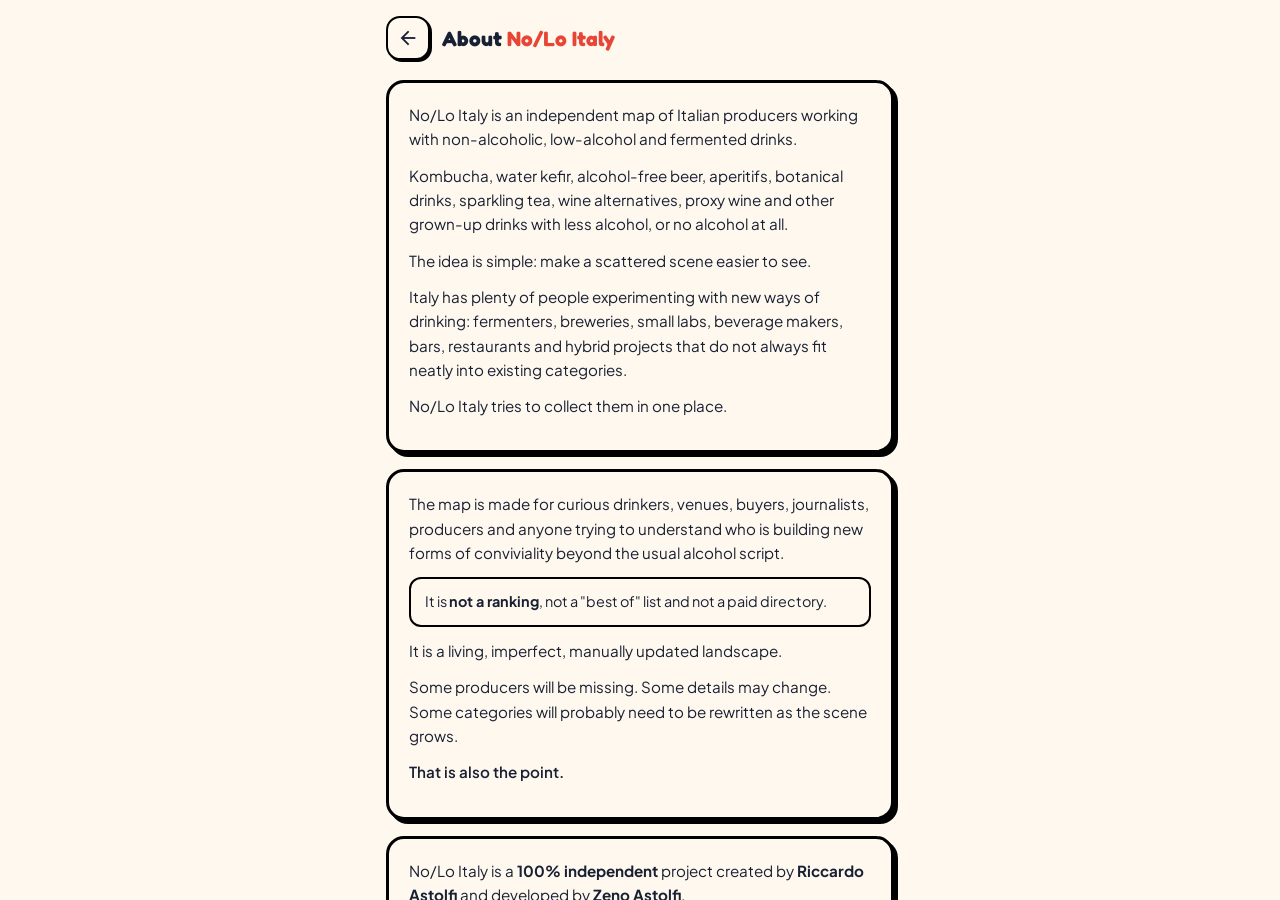
<file: chisiamo.html>
<!DOCTYPE html>
<html lang="en">
<head>
    <meta charset="UTF-8" />
    <meta name="viewport" content="width=device-width, initial-scale=1.0, maximum-scale=1.0, user-scalable=no, viewport-fit=cover" />
    <title>No/Lo Italy - About Us</title>
    <link href="https://fonts.googleapis.com/css2?family=Fredoka:wght@500;700&family=Plus+Jakarta+Sans:wght@600;800&display=swap" rel="stylesheet" />
    <link rel="stylesheet" href="https://fonts.googleapis.com/icon?family=Material+Icons" />
    <link rel="stylesheet" href="style.css" />
</head>
<!-- Google tag (gtag.js) -->
<script async src="https://www.googletagmanager.com/gtag/js?id=G-G14091LZVB"></script>
<script>
  window.dataLayer = window.dataLayer || [];
  function gtag(){dataLayer.push(arguments);}
  gtag('js', new Date());

  gtag('config', 'G-G14091LZVB');
</script>
<body>
    <div class="page-container">
        <div class="page-header">
            <a href="index.html" class="back-btn">
                <span class="material-icons">arrow_back</span>
            </a>
            <h1 id="pageTitle">About <span>No/Lo Italy</span></h1>
        </div>

        <div class="page-card">
            <p style="margin:0 0 12px; line-height:1.6; color:var(--text-ink);">
                No/Lo Italy is an independent map of Italian producers working with non-alcoholic, low-alcohol and fermented drinks.
            </p>
            <p style="margin:0 0 12px; line-height:1.6; color:var(--text-dim);">
                Kombucha, water kefir, alcohol-free beer, aperitifs, botanical drinks, sparkling tea, wine alternatives, proxy wine and other grown-up drinks with less alcohol, or no alcohol at all.
            </p>
            <p style="margin:0 0 12px; line-height:1.6; color:var(--text-dim);">
                The idea is simple: make a scattered scene easier to see.
            </p>
            <p style="margin:0 0 12px; line-height:1.6; color:var(--text-dim);">
                Italy has plenty of people experimenting with new ways of drinking: fermenters, breweries, small labs, beverage makers, bars, restaurants and hybrid projects that do not always fit neatly into existing categories.
            </p>
            <p style="margin:0 0 12px; line-height:1.6; color:var(--text-dim);">
                No/Lo Italy tries to collect them in one place.
            </p>
        </div>

        <div class="page-card">
            <p style="margin:0 0 12px; line-height:1.6; color:var(--text-dim);">
                The map is made for curious drinkers, venues, buyers, journalists, producers and anyone trying to understand who is building new forms of conviviality beyond the usual alcohol script.
            </p>
            <div style="background:var(--bg-paper); border:2px solid var(--border-ink); border-radius:12px; padding:12px 14px; margin:12px 0;">
                <p style="margin:0; font-size:0.9rem; line-height:1.5; color:var(--text-ink);">
                    It is <strong>not a ranking</strong>, not a "best of" list and not a paid directory.
                </p>
            </div>
            <p style="margin:0 0 12px; line-height:1.6; color:var(--text-dim);">
                It is a living, imperfect, manually updated landscape.
            </p>
            <p style="margin:0 0 12px; line-height:1.6; color:var(--text-dim);">
                Some producers will be missing. Some details may change. Some categories will probably need to be rewritten as the scene grows.
            </p>
            <p style="margin:0 0 12px; line-height:1.6; color:var(--text-ink); font-weight:600;">
                That is also the point.
            </p>
        </div>

        <div class="page-card">
            <p style="margin:0 0 12px; line-height:1.6; color:var(--text-dim);">
                No/Lo Italy is a <strong>100% independent</strong> project created by <strong>Riccardo Astolfi</strong> and developed by <strong>Zeno Astolfi</strong>.
            </p>
            <p style="margin:0 0 12px; line-height:1.6; color:var(--text-dim);">
                If you know a producer, a brand, a correction or a missing link, you can <a href="suggerisci.html" style="color:var(--accent-coral); font-weight:600;">suggest it</a>.
            </p>
        </div>

        <div class="page-card">
            <h2 id="contactTitle">📬 Contact</h2>
            <div class="support-options">
                <a href="mailto:info@noloitaly.com" class="support-btn primary" id="contactEmail">
                    <span class="material-icons">email</span> info@noloitaly.com
                </a>
                <a href="https://www.instagram.com/riccardoastolfi" target="_blank" class="support-btn" id="contactIg">
                    <span class="material-icons">photo_camera</span> @riccardoastolfi
                </a>
            </div>
        </div>

        <div style="text-align:center; padding:20px 0 8px; border-top:2px dashed #e2e8f0; margin-top:8px;">
            <p style="font-size:0.75rem; color:var(--text-dim); margin:4px 0;">
                No/Lo Italy<br />
                Made in Italy, somewhere between maps, fermentation and too many open tabs.
            </p>
            <p style="font-size:0.7rem; color:var(--text-dim); margin:4px 0; font-weight:600;">© Zeno Astolfi 2026</p>
        </div>
    </div>

    <script src="script.js"></script>
</body>
</html>
</file>
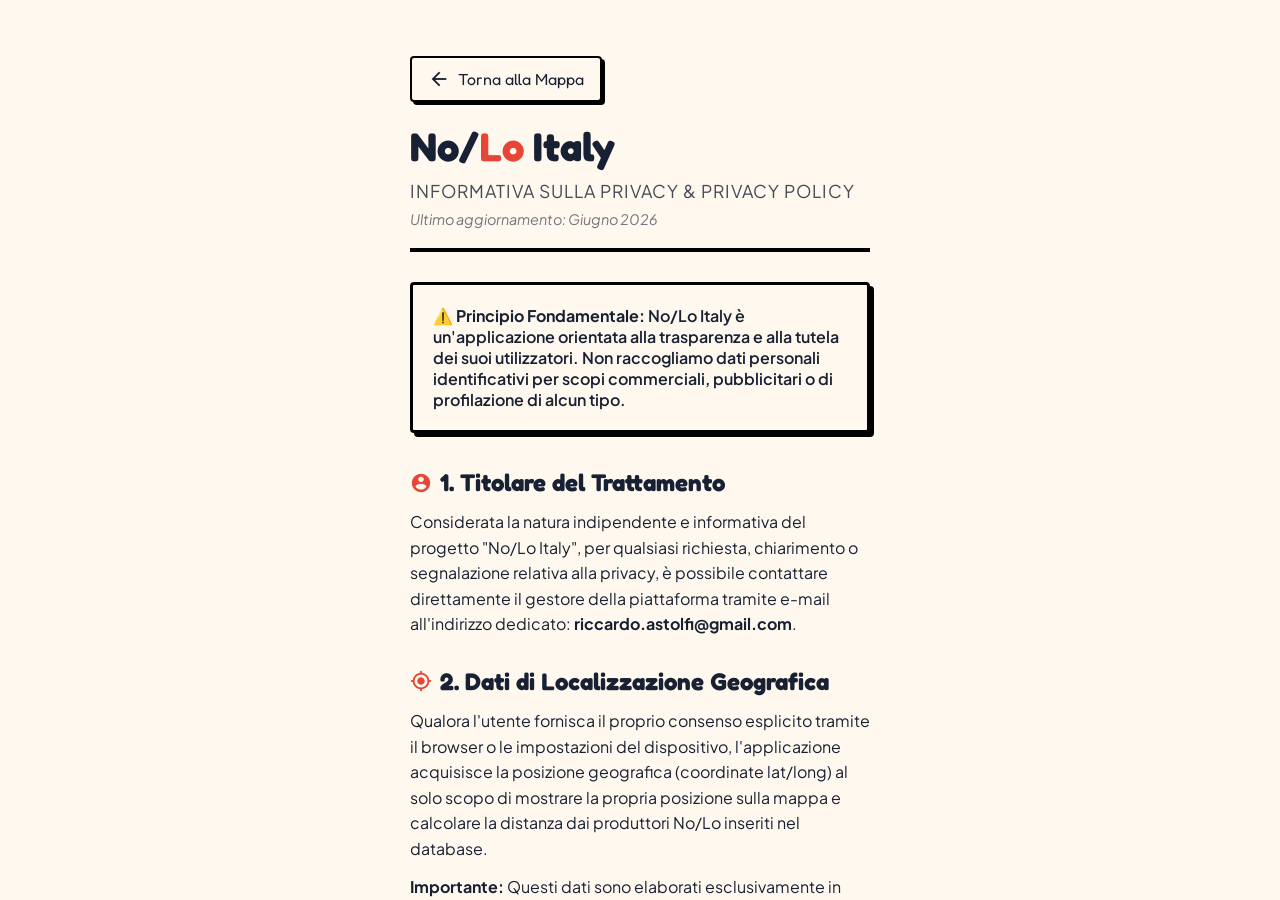
<file: privacy.html>
<!DOCTYPE html>
<html lang="it">
<head>
    <meta charset="UTF-8">
    <meta name="viewport" content="width=device-width, initial-scale=1.0, maximum-scale=1.0, user-scalable=no, viewport-fit=cover" />
    <title>Privacy Policy - No/Lo Italy</title>

    <link href="https://fonts.googleapis.com/css2?family=Fredoka:wght@500;700&family=Plus+Jakarta+Sans:wght@600;800&display=swap" rel="stylesheet" />
    <link rel="stylesheet" href="https://fonts.googleapis.com/icon?family=Material+Icons" />
    <meta name="theme-color" content="#fff5f5">

<link rel="icon" type="image/png" href="favicon.png">

<link rel="icon" href="data:image/svg+xml,<svg xmlns=%22http://www.w3.org/2000/svg%22 viewBox=%220 0 100 100%22><text y=%22.9em%22 font-size=%2290%22>🍹</text></svg>">
    <link rel="stylesheet" href="style.css" />

    <style>
        /* Stili specifici per la formattazione del testo della Privacy Policy, 
           sempre allineati allo stile Neo-brutalism/Cartoon dell'app */
        .privacy-content {
            max-width: 800px;
            margin: 0 auto;
            padding: 40px 24px;
        }

        .privacy-header {
            border-bottom: 4px solid var(--border-ink);
            padding-bottom: 20px;
            margin-bottom: 30px;
        }

        .privacy-title {
            font-family: 'Fredoka', sans-serif;
            font-size: 2.5rem;
            color: var(--text-ink);
            margin: 0 0 10px 0;
        }

        .privacy-title span {
            color: var(--accent-coral);
        }

        .privacy-subtitle {
            font-size: 1.1rem;
            text-transform: uppercase;
            letter-spacing: 1px;
            color: var(--text-ink);
            opacity: 0.8;
            margin: 0;
        }

        .privacy-meta {
            font-size: 0.9rem;
            color: var(--text-ink);
            opacity: 0.6;
            margin-top: 8px;
            font-style: italic;
        }

        .privacy-section {
            margin-bottom: 30px;
        }

        .privacy-section h2 {
            font-family: 'Fredoka', sans-serif;
            font-size: 1.5rem;
            color: var(--text-ink);
            margin-top: 0;
            margin-bottom: 12px;
            display: flex;
            align-items: center;
            gap: 8px;
        }

        .privacy-section h2 .material-icons {
            color: var(--accent-coral);
        }

        .privacy-section p {
            font-family: 'Plus Jakarta Sans', sans-serif;
            font-size: 1rem;
            line-height: 1.6;
            color: var(--text-ink);
            margin: 0 0 12px 0;
        }

        .privacy-section ul {
            margin: 0 0 16px 0;
            padding-left: 24px;
        }

        .privacy-section li {
            font-family: 'Plus Jakarta Sans', sans-serif;
            font-size: 1rem;
            line-height: 1.6;
            color: var(--text-ink);
            margin-bottom: 8px;
        }

        /* Box in stile Brutalist per i concetti chiave */
        .brutalist-notice {
            background: var(--bg-paper);
            border: 3px solid var(--border-ink);
            box-shadow: 4px 4px 0px var(--border-ink);
            padding: 20px;
            margin-bottom: 35px;
            border-radius: 4px;
        }

        .brutalist-notice p {
            margin: 0;
            font-weight: 600;
        }

        /* Pulsante Indietro */
        .back-btn {
            display: inline-flex;
            align-items: center;
            gap: 8px;
            background: var(--bg-paper);
            border: 2px solid var(--border-ink);
            box-shadow: 3px 3px 0px var(--border-ink);
            padding: 10px 16px;
            border-radius: 4px;
            font-family: 'Fredoka', sans-serif;
            font-size: 1rem;
            color: var(--text-ink);
            text-decoration: none;
            cursor: pointer;
            transition: all 0.2s ease;
            margin-bottom: 20px;
        }

        .back-btn:active {
            transform: translate(3px, 3px);
            box-shadow: none;
        }
    </style>
</head>
<!-- Google tag (gtag.js) -->
<script async src="https://www.googletagmanager.com/gtag/js?id=G-G14091LZVB"></script>
<script>
  window.dataLayer = window.dataLayer || [];
  function gtag(){dataLayer.push(arguments);}
  gtag('js', new Date());

  gtag('config', 'G-G14091LZVB');
</script>
<body>

    <div class="page-container">
        <div class="privacy-content">
            
            <a href="index.html" class="back-btn">
                <span class="material-icons">arrow_back</span> Torna alla Mappa
            </a>

            <header class="privacy-header">
                <h1 class="privacy-title">No/<span>Lo</span> Italy</h1>
                <p class="privacy-subtitle">Informativa sulla Privacy & Privacy Policy</p>
                <div class="privacy-meta">Ultimo aggiornamento: Giugno 2026</div>
            </header>

            <div class="brutalist-notice">
                <p>⚠️ <strong>Principio Fondamentale:</strong> No/Lo Italy è un'applicazione orientata alla trasparenza e alla tutela dei suoi utilizzatori. Non raccogliamo dati personali identificativi per scopi commerciali, pubblicitari o di profilazione di alcun tipo.</p>
            </div>

            <section class="privacy-section">
                <h2><span class="material-icons">account_circle</span> 1. Titolare del Trattamento</h2>
                <p>Considerata la natura indipendente e informativa del progetto "No/Lo Italy", per qualsiasi richiesta, chiarimento o segnalazione relativa alla privacy, è possibile contattare direttamente il gestore della piattaforma tramite e-mail all'indirizzo dedicato: <strong>riccardo.astolfi@gmail.com</strong>.</p>
            </section>

            <section class="privacy-section">
                <h2><span class="material-icons">my_location</span> 2. Dati di Localizzazione Geografica</h2>
                <p>Qualora l'utente fornisca il proprio consenso esplicito tramite il browser o le impostazioni del dispositivo, l'applicazione acquisisce la posizione geografica (coordinate lat/long) al solo scopo di mostrare la propria posizione sulla mappa e calcolare la distanza dai produttori No/Lo inseriti nel database.</p>
                <p><strong>Importante:</strong> Questi dati sono elaborati esclusivamente in tempo reale all'interno del browser dell'utente e non vengono memorizzati, salvati o trasmessi a server esterni.</p>
            </section>

            <section class="privacy-section">
                <h2><span class="material-icons">email</span> 3. Segnalazioni Errori e Suggerimenti</h2>
                <p>Quando decidi di inviare una segnalazione di errore o suggerire un nuovo produttore tramite l'app, viene generata un'e-mail precompilata con le informazioni necessarie (nome dell'attività, descrizione del problema o dettagli forniti).</p>
                <p>L'invio avviene solo ed esclusivamente quando confermi l'azione tramite il tuo client di posta. L'indirizzo e-mail del mittente e il contenuto del messaggio verranno utilizzati unicamente per verificare la segnalazione e aggiornare il database.</p>
            </section>

            <section class="privacy-section">
                <h2><span class="material-icons">dns</span> 4. Hosting e Dati di Navigazione</h2>
                <p>I file dell'applicazione sono ospitati su infrastrutture server che registrano automaticamente log tecnici standard (es. indirizzo IP cifrato, tipo di browser, data e ora dell'accesso). Questa raccolta è legata unicamente a obblighi di sicurezza informatica, diagnostica dei server e protezione da potenziali attacchi informatici.</p>
            </section>

            <section class="privacy-section">
                <h2><span class="material-icons">gavel</span> 5. Diritti dell'Interessato (GDPR)</h2>
                <p>In conformità al Regolamento Europeo sulla Protezione dei Dati (GDPR - Regolamento UE 2016/679), ti è garantito in ogni momento il diritto di richiedere l'accesso, la rettifica o la cancellazione dei dati memorizzati a seguito delle e-mail inviate volontariamente. Per esercitare questi diritti, puoi inviare una comunicazione scritta all'indirizzo e-mail indicato al punto 1.</p>
            </section>

        </div>
    </div>

</body>
</html>
</file>
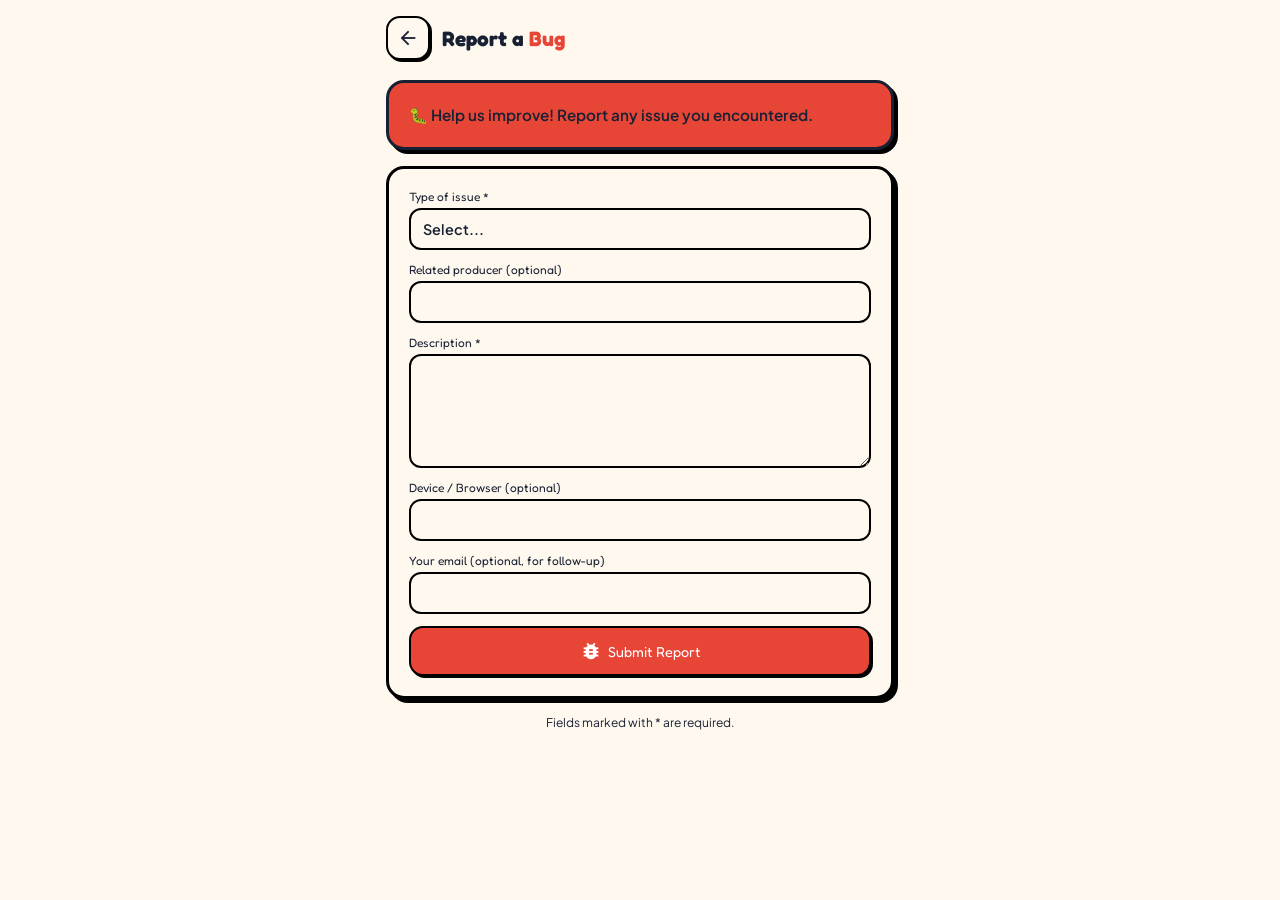
<file: reportbug.html>
<!DOCTYPE html>
<html lang="en">
<head>
    <meta charset="UTF-8" />
    <meta name="viewport" content="width=device-width, initial-scale=1.0, maximum-scale=1.0, user-scalable=no, viewport-fit=cover" />
    <title>No/Lo Italy - Report a Bug</title>
    <link href="https://fonts.googleapis.com/css2?family=Fredoka:wght@500;700&family=Plus+Jakarta+Sans:wght@600;800&display=swap" rel="stylesheet" />
    <link rel="stylesheet" href="https://fonts.googleapis.com/icon?family=Material+Icons" />
    <link rel="stylesheet" href="style.css" />
    <meta name="theme-color" content="#fff5f5">

<link rel="icon" type="image/png" href="favicon.png">

<link rel="icon" href="data:image/svg+xml,<svg xmlns=%22http://www.w3.org/2000/svg%22 viewBox=%220 0 100 100%22><text y=%22.9em%22 font-size=%2290%22>🍹</text></svg>">
</head>
<!-- Google tag (gtag.js) -->
<script async src="https://www.googletagmanager.com/gtag/js?id=G-G14091LZVB"></script>
<script>
  window.dataLayer = window.dataLayer || [];
  function gtag(){dataLayer.push(arguments);}
  gtag('js', new Date());

  gtag('config', 'G-G14091LZVB');
</script>
<body>
    <div class="page-container">
        <div class="page-header">
            <a href="index.html" class="back-btn">
                <span class="material-icons">arrow_back</span>
            </a>
            <h1 id="pageTitle">Report a <span>Bug</span></h1>
        </div>

        <div class="page-card" style="background:var(--accent-yellow); border-color:var(--text-ink);">
            <p style="margin:0; font-weight:600;" id="introText">🐛 Help us improve! Report any issue you encountered.</p>
        </div>

        <div class="page-card">
            <form onsubmit="submitBugReport(event)">
                <div class="form-group">
                    <label class="form-label" id="typeLabel">Type of issue *</label>
                    <select class="form-input" id="bugType" required>
                        <option value="" id="selectOption">Select...</option>
                        <option value="technical" id="typeTechnical">Technical issue (e.g. map not loading, app crashes)</option>
                        <option value="data" id="typeData">Data error (e.g. wrong address, phone, website)</option>
                        <option value="ui" id="typeUi">UI/UX problem (e.g. design issue, confusing interface)</option>
                        <option value="suggestion" id="typeSuggestion">Improvement suggestion</option>
                        <option value="other" id="typeOther">Other</option>
                    </select>
                </div>

                <div class="form-group">
                    <label class="form-label" id="producerLabel">Related producer (optional)</label>
                    <input type="text" class="form-input" id="bugProducer" id="producerPlaceholder" />
                </div>

                <div class="form-group">
                    <label class="form-label" id="descLabel">Description *</label>
                    <textarea class="form-input" id="bugDescription" rows="5" required id="descPlaceholder"></textarea>
                </div>

                <div class="form-group">
                    <label class="form-label" id="deviceLabel">Device / Browser (optional)</label>
                    <input type="text" class="form-input" id="bugDevice" id="devicePlaceholder" />
                </div>

                <div class="form-group">
                    <label class="form-label" id="emailLabel">Your email (optional, for follow-up)</label>
                    <input type="email" class="form-input" id="bugEmail" id="emailPlaceholder" />
                </div>

                <button type="submit" class="submit-btn" id="submitBtn">
                    <span class="material-icons">bug_report</span> Submit Report
                </button>
            </form>
        </div>

        <p style="font-size:0.75rem; color:var(--text-dim); text-align:center;" id="requiredNote">Fields marked with * are required.</p>
    </div>

    <script src="script.js"></script>
</body>
</html>
</file>
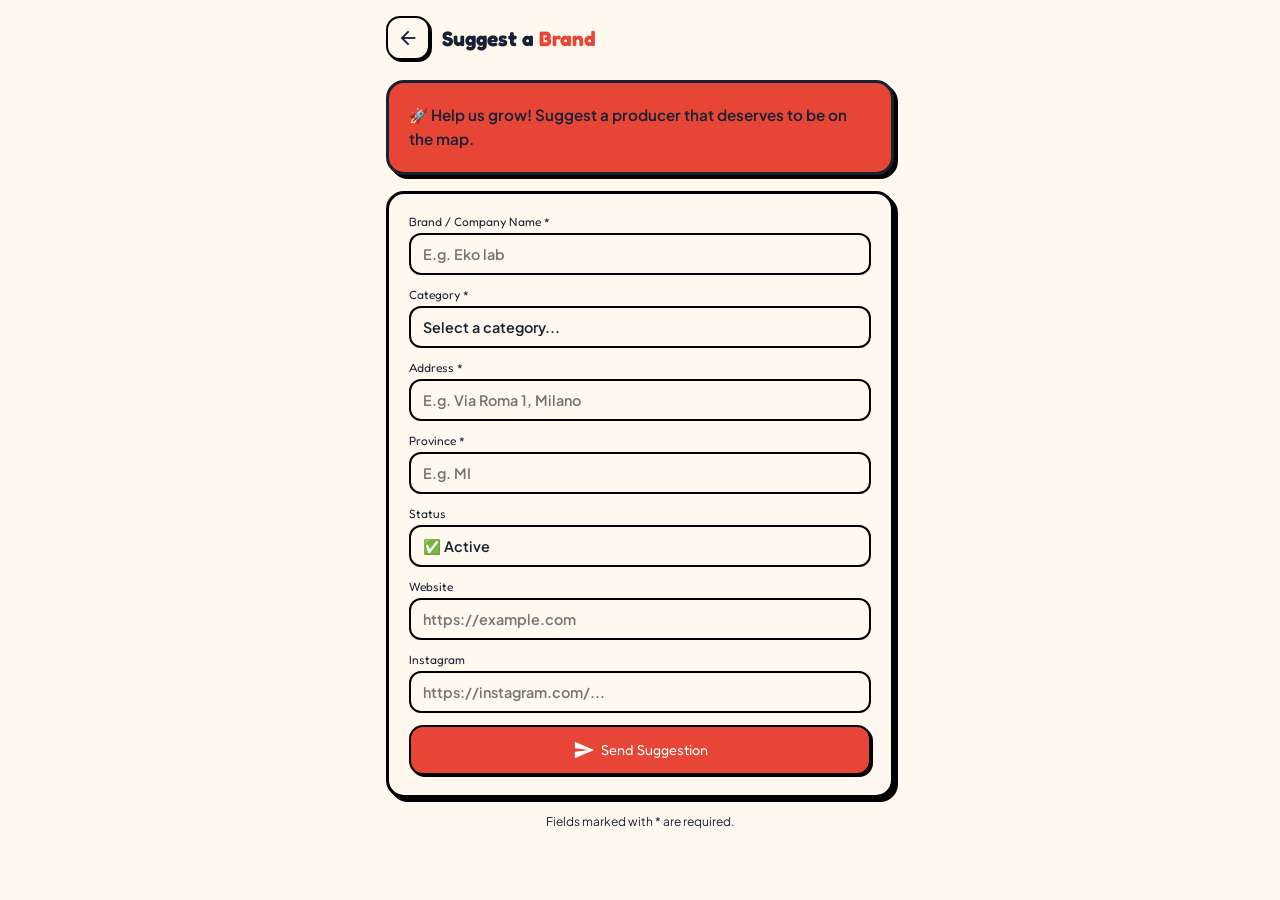
<file: suggerisci.html>
<!DOCTYPE html>
<html lang="en">
<head>
    <meta charset="UTF-8" />
    <meta name="viewport" content="width=device-width, initial-scale=1.0, maximum-scale=1.0, user-scalable=no, viewport-fit=cover" />
    <title>No/Lo Italy - Suggest a Producer</title>
    <link href="https://fonts.googleapis.com/css2?family=Fredoka:wght@500;700&family=Plus+Jakarta+Sans:wght@600;800&display=swap" rel="stylesheet" />
    <link rel="stylesheet" href="https://fonts.googleapis.com/icon?family=Material+Icons" />
    <link rel="stylesheet" href="style.css" />
    <meta name="theme-color" content="#fff5f5">
    <link rel="icon" type="image/png" href="favicon.png">
    <link rel="icon" href="data:image/svg+xml,<svg xmlns=%22http://www.w3.org/2000/svg%22 viewBox=%220 0 100 100%22><text y=%22.9em%22 font-size=%2290%22>🍹</text></svg>">
</head>
<!-- Google tag (gtag.js) -->
<script async src="https://www.googletagmanager.com/gtag/js?id=G-G14091LZVB"></script>
<script>
  window.dataLayer = window.dataLayer || [];
  function gtag(){dataLayer.push(arguments);}
  gtag('js', new Date());

  gtag('config', 'G-G14091LZVB');
</script>
<body>
    <div class="page-container">
        <div class="page-header">
            <a href="index.html" class="back-btn">
                <span class="material-icons">arrow_back</span>
            </a>
            <h1 id="pageTitle">Suggest a <span>Brand</span></h1>
        </div>

        <div class="page-card" id="introCard" style="background:var(--accent-yellow); border-color:var(--text-ink);">
            <p id="introText" style="margin:0; font-weight:600;">🚀 Help us grow! Suggest a producer that deserves to be on the map.</p>
        </div>

        <div class="page-card">
            <form onsubmit="submitSuggestion(event)">

                <!-- NOME -->
                <div class="form-group">
                    <label class="form-label">Brand / Company Name *</label>
                    <input type="text" class="form-input" id="sugName" placeholder="E.g. Eko lab" required />
                </div>

                <!-- CATEGORIA -->
                <div class="form-group">
                    <label class="form-label">Category *</label>
                    <select class="form-input" id="sugCat" required>
                        <option value="">Select a category...</option>
                        <option value="beer">🍺 Beer</option>
                        <option value="wine">🍷 Wine</option>
                        <option value="spirits">🥃 Spirits</option>
                        <option value="kombucha">🍵 Kombucha</option>
                        <option value="cider">🍎 Cider</option>
                        <option value="other">🧪 Other</option>
                    </select>
                </div>

                <!-- INDIRIZZO -->
                <div class="form-group">
                    <label class="form-label">Address *</label>
                    <input type="text" class="form-input" id="sugAddress" placeholder="E.g. Via Roma 1, Milano" required />
                </div>

                <!-- PROVINCIA -->
                <div class="form-group">
                    <label class="form-label">Province *</label>
                    <input type="text" class="form-input" id="sugProv" placeholder="E.g. MI" required />
                </div>

                <!-- STATUS -->
                <div class="form-group">
                    <label class="form-label">Status</label>
                    <select class="form-input" id="sugStatus">
                        <option value="Attivo">✅ Active</option>
                        <option value="In pausa">⏸️ Paused</option>
                        <option value="Chiuso">❌ Closed</option>
                    </select>
                </div>

                <!-- WEBSITE -->
                <div class="form-group">
                    <label class="form-label">Website</label>
                    <input type="url" class="form-input" id="sugWeb" placeholder="https://example.com" />
                </div>

                <!-- INSTAGRAM -->
                <div class="form-group">
                    <label class="form-label">Instagram</label>
                    <input type="url" class="form-input" id="sugIg" placeholder="https://instagram.com/..." />
                </div>

                <button type="submit" class="submit-btn" id="submitBtn">
                    <span class="material-icons">send</span> Send Suggestion
                </button>
            </form>
        </div>

        <p style="font-size:0.75rem; color:var(--text-dim); text-align:center;">Fields marked with * are required.</p>
    </div>

    <script src="script.js"></script>
</body>
</html>
</file>
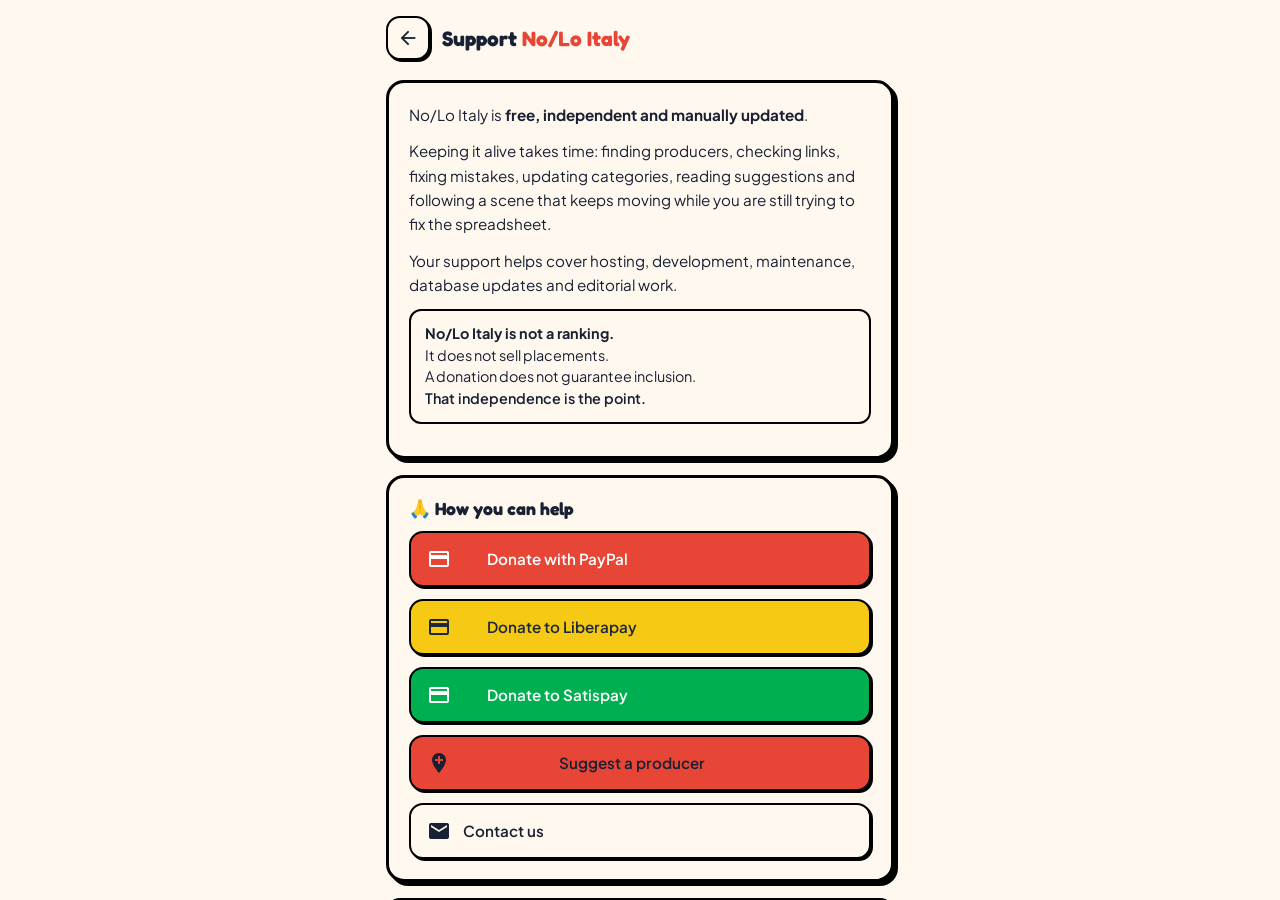
<file: supporta.html>
<!DOCTYPE html>
<html lang="en">
<head>
    <meta charset="UTF-8" />
    <meta name="viewport" content="width=device-width, initial-scale=1.0, maximum-scale=1.0, user-scalable=no, viewport-fit=cover" />
    <title>No/Lo Italy - Support the App</title>
    <link href="https://fonts.googleapis.com/css2?family=Fredoka:wght@500;700&family=Plus+Jakarta+Sans:wght@600;800&display=swap" rel="stylesheet" />
    <link rel="stylesheet" href="https://fonts.googleapis.com/icon?family=Material+Icons" />
    <link rel="stylesheet" href="style.css" />
    <meta name="theme-color" content="#fff5f5">

<link rel="icon" type="image/png" href="favicon.png">

<link rel="icon" href="data:image/svg+xml,<svg xmlns=%22http://www.w3.org/2000/svg%22 viewBox=%220 0 100 100%22><text y=%22.9em%22 font-size=%2290%22>🍹</text></svg>">
</head>
<!-- Google tag (gtag.js) -->
<script async src="https://www.googletagmanager.com/gtag/js?id=G-G14091LZVB"></script>
<script>
  window.dataLayer = window.dataLayer || [];
  function gtag(){dataLayer.push(arguments);}
  gtag('js', new Date());

  gtag('config', 'G-G14091LZVB');
</script>
<body>
    <div class="page-container">
        <div class="page-header">
            <a href="index.html" class="back-btn">
                <span class="material-icons">arrow_back</span>
            </a>
            <h1 id="pageTitle">Support <span>No/Lo Italy</span></h1>
        </div>

        <div class="page-card">
            <p style="margin:0 0 12px; line-height:1.6; color:var(--text-ink);">
                No/Lo Italy is <strong>free, independent and manually updated</strong>.
            </p>
            <p style="margin:0 0 12px; line-height:1.6; color:var(--text-dim);">
                Keeping it alive takes time: finding producers, checking links, fixing mistakes, updating categories, reading suggestions and following a scene that keeps moving while you are still trying to fix the spreadsheet.
            </p>
            <p style="margin:0 0 12px; line-height:1.6; color:var(--text-dim);">
                Your support helps cover hosting, development, maintenance, database updates and editorial work.
            </p>
            <div style="background:var(--bg-paper); border:2px solid var(--border-ink); border-radius:12px; padding:12px 14px; margin:12px 0;">
                <p style="margin:0; font-size:0.9rem; line-height:1.5; color:var(--text-ink);">
                    <strong>No/Lo Italy is not a ranking.</strong><br />
                    It does not sell placements.<br />
                    A donation does not guarantee inclusion.<br />
                    <span style="font-weight:600;">That independence is the point.</span>
                </p>
            </div>
        </div>

        <div class="page-card">
            <h2 id="supportTitle">🙏 How you can help</h2>
            <div class="support-options">
                <a href="https://www.paypal.com/paypalme/astolfiriccardo?country.x=IT&locale.x=it_IT&utm_source=substack&utm_medium=email" target="_blank" class="support-btn primary" id="paypalBtn">
                    <span class="material-icons">payments</span> Donate with PayPal
                </a>
                <a href="https://liberapay.com/riccardoastolfi/donate" target="_blank" class="support-btn" style="background:#f6c915; color:#1e293b;" id="liberapayBtn">
                    <span class="material-icons">payments</span>
                    Donate to Liberapay
                </a>
                <a href="https://web.satispay.com/download/qrcode/S6Y-SVN--51F250D5-9730-4709-BCCD-26387236FC4E?locale=it" target="_blank" class="support-btn" style="background:#00b050; color:white;" id="satispayBtn">
                    <span class="material-icons">payments</span>
                    Donate to Satispay
                </a>
                <a href="suggerisci.html" class="support-btn" style="background:var(--accent-yellow); border-color:var(--border-ink);" id="suggestBtn">
                    <span class="material-icons">add_location_alt</span> Suggest a producer
                </a>
                <a href="mailto:info@noloitaly.com?subject=Support%20No/Lo%20Italy" class="support-btn" id="emailBtn">
                    <span class="material-icons">email</span> Contact us
                </a>
            </div>
        </div>

        <a href="index.html" class="submit-btn" style="text-decoration:none; text-align:center; display:block; background:var(--bg-paper); color:var(--text-ink); border:2.5px solid var(--border-ink);" id="backBtn">
            <span class="material-icons">arrow_back</span> Back to map
        </a>

        <p style="font-size:0.75rem; color:var(--text-dim); text-align:center; margin-top:16px;" id="thanksText">Thank you. Really. ❤️</p>
    </div>

    <script src="script.js"></script>
</body>
</html>
</file>
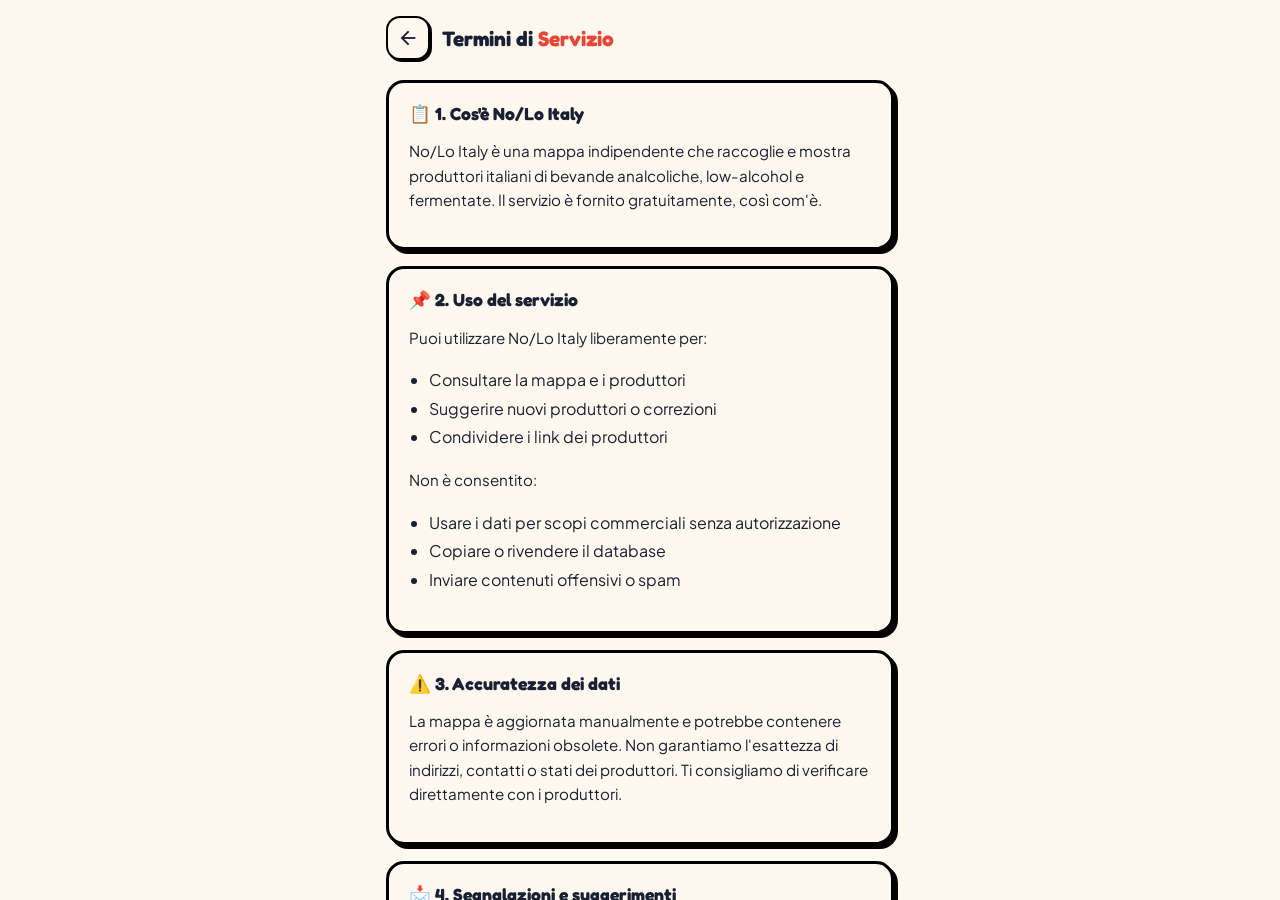
<file: termini.html>
<!DOCTYPE html>
<html lang="it">
<head>
    <meta charset="UTF-8" />
    <meta name="viewport" content="width=device-width, initial-scale=1.0, maximum-scale=1.0, user-scalable=no, viewport-fit=cover" />
    <title>No/Lo Italy - Termini di Servizio</title>
    <link href="https://fonts.googleapis.com/css2?family=Fredoka:wght@500;700&family=Plus+Jakarta+Sans:wght@600;800&display=swap" rel="stylesheet" />
    <link rel="stylesheet" href="https://fonts.googleapis.com/icon?family=Material+Icons" />
    <link rel="stylesheet" href="style.css" />
    <meta name="theme-color" content="#fff5f5">

<link rel="icon" type="image/png" href="favicon.png">

<link rel="icon" href="data:image/svg+xml,<svg xmlns=%22http://www.w3.org/2000/svg%22 viewBox=%220 0 100 100%22><text y=%22.9em%22 font-size=%2290%22>🍹</text></svg>">
</head>
<!-- Google tag (gtag.js) -->
<script async src="https://www.googletagmanager.com/gtag/js?id=G-G14091LZVB"></script>
<script>
  window.dataLayer = window.dataLayer || [];
  function gtag(){dataLayer.push(arguments);}
  gtag('js', new Date());

  gtag('config', 'G-G14091LZVB');
</script>
<body>
    <div class="page-container">
        <div class="page-header">
            <a href="index.html" class="back-btn">
                <span class="material-icons">arrow_back</span>
            </a>
            <h1>Termini di <span>Servizio</span></h1>
        </div>

        <div class="page-card">
            <h2>📋 1. Cos'è No/Lo Italy</h2>
            <p>
                No/Lo Italy è una mappa indipendente che raccoglie e mostra produttori italiani di bevande analcoliche, low-alcohol e fermentate. Il servizio è fornito gratuitamente, così com'è.
            </p>
        </div>

        <div class="page-card">
            <h2>📌 2. Uso del servizio</h2>
            <p>
                Puoi utilizzare No/Lo Italy liberamente per:
            </p>
            <ul style="color:var(--text-dim); line-height:1.8; padding-left:20px;">
                <li>Consultare la mappa e i produttori</li>
                <li>Suggerire nuovi produttori o correzioni</li>
                <li>Condividere i link dei produttori</li>
            </ul>
            <p style="margin-top:8px;">
                Non è consentito:
            </p>
            <ul style="color:var(--text-dim); line-height:1.8; padding-left:20px;">
                <li>Usare i dati per scopi commerciali senza autorizzazione</li>
                <li>Copiare o rivendere il database</li>
                <li>Inviare contenuti offensivi o spam</li>
            </ul>
        </div>

        <div class="page-card">
            <h2>⚠️ 3. Accuratezza dei dati</h2>
            <p>
                La mappa è aggiornata manualmente e potrebbe contenere errori o informazioni obsolete. Non garantiamo l'esattezza di indirizzi, contatti o stati dei produttori. Ti consigliamo di verificare direttamente con i produttori.
            </p>
        </div>

        <div class="page-card">
            <h2>📩 4. Segnalazioni e suggerimenti</h2>
            <p>
                Puoi suggerire nuovi produttori o correggere errori tramite l'app. Ci riserviamo il diritto di approvare, modificare o rifiutare qualsiasi segnalazione.
            </p>
        </div>

        <div class="page-card">
            <h2>💰 5. Donazioni</h2>
            <p>
                Le donazioni sono volontarie e servono a sostenere i costi di hosting, sviluppo e manutenzione. Non garantiscono inclusioni o trattamenti preferenziali sulla mappa.
            </p>
        </div>

        <div class="page-card">
            <h2>🔒 6. Modifiche ai termini</h2>
            <p>
                Possiamo aggiornare questi termini in qualsiasi momento. Ti consigliamo di controllarli periodicamente. L'uso continuato del servizio implica l'accettazione dei nuovi termini.
            </p>
        </div>

        <div class="page-card">
            <h2>📧 7. Contatti</h2>
            <p>
                Per qualsiasi domanda: <a href="mailto:info@noloitaly.com" style="color:var(--accent-coral); font-weight:600;">info@noloitaly.com</a>
            </p>
        </div>

        <p style="font-size:0.7rem; color:var(--text-dim); text-align:center; margin-top:16px;">
            Ultimo aggiornamento: Giugno 2026
        </p>
    </div>
</body>
</html>
</file>
<file: style.css>
/* ============================================================
   VARIABILI – NUOVA PALETTE
   ============================================================ */
:root {
    /* Colori principali */
    --bg-paper: #FFF8EE;
    --surface-paper: #FFF8EE;
    --border-ink: #000000;
    --text-ink: #182033;
    --text-dim: #182033;
    
    /* Accent */
    --accent-red: #E74536;
    --accent-coral: #E74536;
    --accent-orange: #E74536;
    --accent-yellow: #E74536;
    --accent-teal: #E74536;
    --accent-purple: #E74536;
    
    /* Cluster */
    --cluster-bg: #182033;
    --cluster-text: #FFFFFF;

    /* Texture e utility */
    --paper-texture: radial-gradient(circle at 20% 30%, rgba(231, 69, 54, 0.04) 0%, transparent 60%);
    --safe-top: env(safe-area-inset-top, 0px);
    --sidebar-width: 340px;
}

/* ============================================================
   RESET E BASE
   ============================================================ */
* {
    box-sizing: border-box;
    -webkit-tap-highlight-color: transparent;
    scrollbar-width: none;
    -ms-overflow-style: none;
}
*::-webkit-scrollbar {
    display: none;
}

html, body {
    margin: 0;
    padding: 0;
    height: 100%;
    width: 100%;
    font-family: 'Plus Jakarta Sans', sans-serif;
    background-color: var(--bg-paper);
    overflow: hidden;
    color: var(--text-ink);
    -webkit-font-smoothing: antialiased;
    position: fixed;
}

#map {
    height: 100%;
    width: 100%;
    z-index: 1;
    background-color: var(--bg-paper);
}

.material-icons {
    vertical-align: middle;
    font-size: 22px;
}

/* ===== CERCHIETTO POSIZIONE UTENTE ===== */
.user-location-marker {
    width: 18px;
    height: 18px;
    background-color: #3b82f6; /* Blu classico della geolocalizzazione */
    border: 3px solid #ffffff;
    border-radius: 50%;
    box-shadow: 0 0 0 2px var(--border-ink), 0 4px 10px rgba(0, 0, 0, 0.3);
    position: relative;
    cursor: pointer;
}

/* Effetto onda radar pulsante attorno al cerchietto */
.user-location-marker::after {
    content: '';
    position: absolute;
    top: -3px;
    left: -3px;
    width: 18px;
    height: 18px;
    border: 3px solid #3b82f6;
    border-radius: 50%;
    animation: user-pulsate 2s infinite ease-out;
    opacity: 0;
}

@keyframes user-pulsate {
    0% {
        transform: scale(1);
        opacity: 0.8;
    }
    100% {
        transform: scale(2.8);
        opacity: 0;
    }
}

/* ============================================================
   ANIMAZIONI
   ============================================================ */
@keyframes fadeInUp {
    from { opacity: 0; transform: translateY(10px); }
    to { opacity: 1; transform: translateY(0); }
}
@keyframes markerAppear {
    0% { transform: scale(0) rotate(-10deg); opacity: 0; }
    100% { transform: scale(1) rotate(0); opacity: 1; }
}
@keyframes pulse-glow {
    0%, 100% { box-shadow: 0 0 0 0 rgba(231, 69, 54, 0.4), 3px 3px 0px var(--border-ink); }
    50% { box-shadow: 0 0 0 8px rgba(231, 69, 54, 0), 3px 3px 0px var(--border-ink); }
}
@keyframes pulse-geo {
    0% { box-shadow: 0 0 0 0px rgba(34, 197, 94, 0.5); }
    70% { box-shadow: 0 0 0 12px rgba(34, 197, 94, 0); }
    100% { box-shadow: 0 0 0 0px rgba(34, 197, 94, 0); }
}
@keyframes popupAppear {
    0% { opacity: 0; transform: scale(0.85) translateY(30px); }
    100% { opacity: 1; transform: scale(1) translateY(0); }
}

/* ============================================================
   TOAST
   ============================================================ */
.toast {
    position: fixed;
    bottom: 30px;
    left: 50%;
    transform: translateX(-50%) translateY(100px);
    background: var(--border-ink);
    color: white;
    padding: 12px 24px;
    border-radius: 16px;
    font-family: 'Fredoka', sans-serif;
    font-weight: 600;
    font-size: 0.9rem;
    z-index: 99999;
    box-shadow: 4px 4px 0px var(--border-ink);
    border: 2px solid var(--border-ink);
    max-width: 90%;
    text-align: center;
    opacity: 0;
    transition: all 0.4s cubic-bezier(0.34, 1.56, 0.64, 1);
    pointer-events: none;
}
.toast.show {
    opacity: 1;
    transform: translateX(-50%) translateY(0);
}
.toast.success { background: #2D8A4E; border-color: #2D8A4E; }
.toast.error { background: #C62828; border-color: #C62828; }
.toast.warning { background: #E6A200; border-color: #E6A200; }

/* ============================================================
   SCHERMATA CARICAMENTO
   ============================================================ */
#loading-screen {
    position: fixed;
    top: 0; left: 0; right: 0; bottom: 0;
    z-index: 9999;
    background: var(--bg-paper);
    display: flex;
    align-items: center;
    justify-content: center;
    transition: opacity 0.6s ease, visibility 0.6s ease;
    opacity: 1;
    visibility: visible;
}
#loading-screen.hidden {
    opacity: 0;
    visibility: hidden;
    pointer-events: none;
}
.loading-box {
    background: var(--surface-paper);
    border: 3px solid var(--border-ink);
    border-radius: 28px;
    padding: 32px 28px;
    box-shadow: 6px 6px 0px var(--border-ink);
    display: flex;
    flex-direction: column;
    align-items: center;
    gap: 16px;
    max-width: 280px;
    width: 85%;
    text-align: center;
}
.loading-title {
    font-family: 'Fredoka', sans-serif;
    font-size: 1.6rem;
    font-weight: 700;
    color: var(--text-ink);
}
.loading-title span {
    color: var(--accent-red);
}
.loading-text {
    font-size: 0.85rem;
    font-weight: 600;
    color: var(--text-dim);
}

/* Sostituzione della rotellina con la barra di avanzamento */
.progress-container {
    width: 100%;
    height: 8px;
    background: #e2e8f0; /* Sfondo grigio chiaro della barra */
    border: 2px solid var(--border-ink);
    border-radius: 10px;
    overflow: hidden;
    margin: 8px 0;
}

.progress-bar {
    height: 100%;
    width: 0%; /* Inizialmente vuota, controllata da JS */
    background: var(--accent-red);
    border-radius: 10px;
    transition: width 0.4s ease-out; /* Rende il movimento fluido */
}

/* ============================================================
   HEADER
   ============================================================ */
.app-header {
    position: absolute;
    top: calc(var(--safe-top) + 10px);
    left: 14px;
    right: 14px;
    z-index: 1001;
    display: flex;
    align-items: center;
    justify-content: space-between;
    max-width: 480px;
    margin: 0 auto;
    gap: 8px;
    background: var(--surface-paper);
    border: 3px solid var(--border-ink);
    border-radius: 20px;
    padding: 6px 12px 6px 10px;
    box-shadow: 4px 4px 0px var(--border-ink);
}
.app-brand {
    display: flex;
    align-items: center;
    gap: 8px;
    flex-shrink: 0;
    cursor: default;
    text-decoration: none;
}
.app-brand .material-icons {
    font-size: 28px;
    color: var(--accent-red);
}
.app-name {
    font-family: 'Fredoka', sans-serif;
    font-weight: 700;
    font-size: 1.1rem;
    letter-spacing: -0.3px;
    white-space: nowrap;
    color: var(--text-ink);
}
.app-name span {
    color: var(--accent-red);
}

/* ============================================================
   HAMBURGER
   ============================================================ */
.hamburger-btn {
    background: transparent;
    border: 2px solid var(--border-ink);
    border-radius: 12px;
    width: 44px;
    height: 44px;
    display: flex;
    flex-direction: column;
    align-items: center;
    justify-content: center;
    gap: 5px;
    cursor: pointer;
    box-shadow: 2px 2px 0px var(--border-ink);
    transition: all 0.15s ease;
    flex-shrink: 0;
    padding: 0;
}
.hamburger-btn:active {
    transform: translate(2px, 2px);
    box-shadow: none;
}
.hamburger-line {
    display: block;
    width: 20px;
    height: 3px;
    background: var(--border-ink);
    border-radius: 2px;
}

/* ============================================================
   MENU LATERALE
   ============================================================ */
.menu-overlay {
    position: fixed;
    top: 0; left: 0; right: 0; bottom: 0;
    z-index: 2000;
    background: rgba(24, 32, 51, 0.4);
    opacity: 0;
    pointer-events: none;
    transition: opacity 0.35s ease;
}
.menu-overlay.active {
    opacity: 1;
    pointer-events: auto;
}
.menu-drawer {
    position: fixed;
    top: 0; left: 0; bottom: 0;
    width: 300px;
    max-width: 85vw;
    z-index: 2001;
    background: var(--surface-paper);
    background-image: var(--paper-texture);
    background-size: 12px 12px;
    border-right: 4px solid var(--border-ink);
    transform: translateX(-100%);
    transition: transform 0.35s cubic-bezier(0.16, 1, 0.3, 1);
    display: flex;
    flex-direction: column;
    box-shadow: 4px 0 20px rgba(0, 0, 0, 0.15);
}
.menu-drawer.open {
    transform: translateX(0);
}
body.menu-open {
    overflow: hidden;
}
.menu-header {
    display: flex;
    justify-content: space-between;
    align-items: center;
    padding: 16px 18px;
    border-bottom: 3px solid var(--border-ink);
    flex-shrink: 0;
}
.menu-brand {
    display: flex;
    align-items: center;
    gap: 10px;
}
.menu-brand .material-icons {
    font-size: 28px;
    color: var(--accent-red);
}
.menu-title {
    font-family: 'Fredoka', sans-serif;
    font-weight: 700;
    font-size: 1.1rem;
    color: var(--text-ink);
}
.menu-title span {
    color: var(--accent-red);
}
.menu-items {
    flex: 1;
    padding: 12px 8px;
    overflow-y: auto;
}
.menu-item {
    display: flex;
    align-items: center;
    gap: 14px;
    padding: 14px 16px;
    margin: 4px 0;
    text-decoration: none;
    color: var(--text-ink);
    font-weight: 600;
    font-size: 0.95rem;
    border-radius: 14px;
    border: 2px solid transparent;
    transition: all 0.2s ease;
    cursor: pointer;
}
.menu-item:active {
    background: var(--text-ink);
    color: white;
    border-color: var(--border-ink);
    transform: scale(0.98);
}
.menu-item .material-icons:first-child {
    font-size: 24px;
    color: var(--accent-red);
    flex-shrink: 0;
}
.menu-item:active .material-icons:first-child {
    color: white;
}
.menu-item .menu-arrow {
    margin-left: auto;
    font-size: 20px;
    color: var(--text-dim);
}
.menu-footer {
    padding: 12px 18px;
    border-top: 2px dashed #e2e8f0;
    flex-shrink: 0;
}
.menu-version {
    font-size: 0.7rem;
    color: var(--text-dim);
    font-weight: 600;
}

/* ============================================================
   RICERCA
   ============================================================ */
.search-wrapper {
    position: absolute;
    top: calc(var(--safe-top) + 82px);
    left: 14px;
    right: 14px;
    z-index: 1000;
    max-width: 480px;
    margin: 0 auto;
    display: flex;
    flex-direction: column;
    gap: 8px;
}
.search-container {
    background: var(--surface-paper);
    padding: 6px 12px;
    border: 3px solid var(--border-ink);
    display: flex;
    align-items: center;
    gap: 10px;
    box-shadow: 4px 4px 0px var(--border-ink);
    border-radius: 20px;
    position: relative;
}
.search-input {
    flex: 1;
    border: none;
    padding: 8px 2px;
    font-size: 0.95rem;
    font-weight: 600;
    font-family: inherit;
    color: var(--text-ink);
    background: transparent;
    min-width: 0;
}
.search-input:focus {
    outline: none;
}
.action-icon-btn {
    background: transparent;
    border: none;
    cursor: pointer;
    color: var(--text-ink);
    display: flex;
    align-items: center;
    justify-content: center;
    padding: 8px;
    border-radius: 50%;
    flex-shrink: 0;
}

/* Autocomplete */
.autocomplete-items {
    position: absolute;
    top: calc(100% + 4px);
    left: 0;
    right: 0;
    background: var(--surface-paper);
    border: 2px solid var(--border-ink);
    border-radius: 14px;
    box-shadow: 3px 3px 0px var(--border-ink);
    max-height: 220px;
    overflow-y: auto;
    z-index: 1005;
    display: none;
}
.autocomplete-items.active {
    display: block;
}
.autocomplete-item {
    padding: 10px 14px;
    cursor: pointer;
    font-weight: 600;
    font-size: 0.9rem;
    border-bottom: 1px solid #e2e8f0;
    display: flex;
    align-items: center;
    gap: 8px;
    transition: background 0.15s;
}
.autocomplete-item:last-child {
    border-bottom: none;
}
.autocomplete-item:hover,
.autocomplete-item.active {
    background: var(--accent-red);
    color: white;
}
.autocomplete-item .material-icons {
    font-size: 18px;
    color: var(--text-dim);
}
.autocomplete-item:hover .material-icons,
.autocomplete-item.active .material-icons {
    color: white;
}

/* ============================================================
   FILTRI
   ============================================================ */
.filter-drawer {
    background: var(--surface-paper);
    border: 3px solid var(--border-ink);
    padding: 12px;
    display: none;
    flex-direction: column;
    gap: 6px;
    box-shadow: 3px 3px 0px var(--border-ink);
    border-radius: 16px;
    max-height: 160px;
}
.filter-drawer.active {
    display: flex;
}
.drawer-title {
    font-family: 'Fredoka', sans-serif;
    font-size: 0.8rem;
    text-transform: uppercase;
    color: var(--text-dim);
    margin: 0 0 2px;
    letter-spacing: 0.5px;
}
.chips-scroll-wrapper {
    position: relative;
    width: 100%;
}
.chips-scroll-wrapper::after {
    content: '';
    position: absolute;
    top: 0;
    right: 0;
    bottom: 0;
    width: 30px;
    background: linear-gradient(to right, transparent, var(--bg-paper));
    pointer-events: none;
    z-index: 2;
}
.chips-scroll {
    display: flex;
    gap: 8px;
    overflow-x: auto;
    padding: 4px 24px 8px 2px;
    scrollbar-width: none;
    -webkit-overflow-scrolling: touch;
}
.chips-scroll::-webkit-scrollbar {
    display: none;
}
.chip {
    background: var(--surface-paper);
    color: var(--text-ink);
    border: 2px solid var(--border-ink);
    padding: 8px 14px;
    font-family: 'Fredoka', sans-serif;
    font-size: 0.8rem;
    white-space: nowrap;
    cursor: pointer;
    display: flex;
    align-items: center;
    gap: 6px;
    box-shadow: 2px 2px 0px var(--border-ink);
    border-radius: 20px;
    flex-shrink: 0;
    transition: all 0.15s ease;
}
.chip:active {
    transform: translate(2px, 2px);
    box-shadow: none;
}
.chip.active {
    background: var(--accent-red);
    color: white;
    box-shadow: 1px 1px 0px var(--border-ink);
}

/* ============================================================
   CONTROLLI MAPPA
   ============================================================ */
.map-controls {
    position: absolute;
    right: 16px;
    bottom: calc(16px + env(safe-area-inset-bottom, 0px));
    z-index: 1000;
    transition: transform 0.35s cubic-bezier(0.16, 1, 0.3, 1);
}
body.sheet-open .map-controls {
    transform: translateY(-285px);
}
.control-btn {
    background: var(--accent-red);
    border: 2.5px solid var(--border-ink);
    width: 50px;
    height: 50px;
    display: flex;
    align-items: center;
    justify-content: center;
    cursor: pointer;
    color: white;
    box-shadow: 3px 3px 0px var(--border-ink);
    border-radius: 16px;
    transition: all 0.15s ease;
}
.control-btn:active {
    transform: translate(3px, 3px);
    box-shadow: none;
}
.control-btn.active-location {
    animation: pulse-glow 2s infinite;
}

/* ============================================================
   MARKER
   ============================================================ */
.paper-spot-marker {
    background: var(--accent-red);
    border: 2.5px solid var(--border-ink);
    display: flex;
    align-items: center;
    justify-content: center;
    cursor: pointer;
    border-radius: 50%;
    box-shadow: 2px 2px 0px var(--border-ink);
    width: 38px !important;
    height: 38px !important;
    animation: markerAppear 0.3s cubic-bezier(0.34, 1.56, 0.64, 1);
    transition: transform 0.2s ease, box-shadow 0.2s ease;
}
.paper-spot-marker .material-icons {
    font-size: 18px;
    color: white;
}
.paper-spot-marker.selected {
    transform: scale(1.15);
    box-shadow: 3px 3px 0px var(--border-ink);
}
.paper-spot-marker.selected .material-icons {
    color: white;
}

/* STATO: IN PAUSA (bordo tratteggiato, sfondo invariato) */
.paper-spot-marker.paused-status {
    border-style: dashed;
}

/* STATO: CHIUSO (grigio, opacità ridotta) */
.paper-spot-marker.closed-status {
    background: #95A5A6;
    opacity: 0.6;
}

/* BADGE NUOVO */
.paper-spot-marker.new-marker::after {
    content: '🆕';
    position: absolute;
    top: -8px;
    right: -8px;
    font-size: 14px;
    filter: drop-shadow(0 1px 2px rgba(0, 0, 0, 0.2));
}

/* ============================================================
   BOTTOM SHEET
   ============================================================ */
.bottom-sheet {
    position: absolute;
    bottom: 0;
    left: 0;
    right: 0;
    z-index: 2000;
    background: var(--surface-paper);
    background-image: var(--paper-texture);
    background-size: 12px 12px;
    border: 4px solid var(--border-ink);
    border-bottom: none;
    padding: 16px 16px calc(20px + env(safe-area-inset-bottom, 12px)) 16px;
    transform: translateY(100%);
    transition: transform 0.4s cubic-bezier(0.34, 1.56, 0.64, 1);
    max-width: 540px;
    margin: 0 auto;
    box-shadow: 0px -8px 30px rgba(0, 0, 0, 0.12);
    border-radius: 28px 28px 0 0;
    touch-action: none;
}
.bottom-sheet.active {
    transform: translateY(0);
}
.bottom-sheet-scrollable {
    touch-action: pan-y;
    max-height: 60vh;
    overflow-y: auto;
    padding-bottom: 12px;
}
.sheet-handle-zone {
    width: 100%;
    padding: 4px 0 14px;
    cursor: grab;
    display: flex;
    justify-content: center;
}
.sheet-handle {
    width: 44px;
    height: 6px;
    background: var(--border-ink);
    border-radius: 3px;
    opacity: 0.25;
}
.sheet-header {
    display: flex;
    justify-content: space-between;
    align-items: flex-start;
    margin-bottom: 12px;
    gap: 12px;
}
.badges-container {
    display: flex;
    gap: 6px;
    align-items: center;
    flex-wrap: wrap;
}
.sheet-tag {
    font-family: 'Fredoka', sans-serif;
    font-size: 0.75rem;
    padding: 5px 10px;
    text-transform: uppercase;
    border: 2px solid var(--border-ink);
    display: flex;
    align-items: center;
    gap: 4px;
    background: var(--bg-paper);
    border-radius: 20px;
    font-weight: 700;
    color: var(--text-ink);
}
.status-tag.attivo {
    background: #2D8A4E;
    color: white;
    border-color: #2D8A4E;
}
.status-tag.in-pausa {
    background: #F5A623;
    color: white;
    border-color: #F5A623;
}
.status-tag.chiuso {
    background: #C62828;
    color: white;
    border-color: #C62828;
}
.close-btn {
    background: var(--surface-paper);
    border: 2px solid var(--border-ink);
    color: var(--text-ink);
    width: 32px;
    height: 32px;
    display: flex;
    align-items: center;
    justify-content: center;
    cursor: pointer;
    border-radius: 50%;
    flex-shrink: 0;
    transition: all 0.15s ease;
}
.close-btn:active {
    transform: scale(0.9);
}
.sheet-title {
    font-family: 'Fredoka', sans-serif;
    font-size: 1.5rem;
    font-weight: 700;
    margin: 0 0 6px;
    color: var(--text-ink);
}
.sheet-desc {
    font-size: 0.9rem;
    color: var(--text-dim);
    line-height: 1.4;
    margin: 0 0 16px;
    word-wrap: break-word;
}
.sheet-links {
    display: grid;
    grid-template-columns: 1fr 1fr;
    gap: 8px;
}
.link-item {
    display: flex;
    align-items: center;
    justify-content: center;
    gap: 6px;
    text-decoration: none;
    color: var(--text-ink);
    font-family: 'Fredoka', sans-serif;
    font-size: 0.8rem;
    background: var(--bg-paper);
    padding: 12px;
    border: 2px solid var(--border-ink);
    border-radius: 14px;
    box-shadow: 2px 2px 0px var(--border-ink);
    transition: all 0.15s ease;
}
.link-item:active {
    transform: translate(2px, 2px);
    box-shadow: none;
}
.link-item.full-width {
    grid-column: span 2;
    background: var(--bg-paper);
    justify-content: space-between;
    padding: 14px 16px;
    font-size: 0.85rem;
}

/* ============================================================
   WELCOME POPUP
   ============================================================ */
.welcome-popup {
    position: fixed;
    top: 0;
    left: 0;
    right: 0;
    bottom: 0;
    z-index: 99998;
    background: rgba(24, 32, 51, 0.6);
    backdrop-filter: blur(8px);
    display: flex;
    align-items: center;
    justify-content: center;
    transition: opacity 0.4s ease, visibility 0.4s ease;
    opacity: 1;
    visibility: visible;
}
.welcome-popup.hidden {
    opacity: 0;
    visibility: hidden;
    pointer-events: none;
}
body.popup-open {
    overflow: hidden;
}
.welcome-popup-content {
    background: var(--surface-paper);
    background-image: var(--paper-texture);
    background-size: 12px 12px;
    border: 4px solid var(--border-ink);
    border-radius: 28px;
    padding: 28px 24px 24px;
    max-width: 420px;
    width: 92%;
    max-height: 90vh;
    overflow-y: auto;
    box-shadow: 8px 8px 0px var(--border-ink);
    position: relative;
    animation: popupAppear 0.4s cubic-bezier(0.34, 1.56, 0.64, 1);
}
.welcome-close-btn {
    position: absolute;
    top: 12px;
    right: 12px;
    background: var(--surface-paper);
    border: 2px solid var(--border-ink);
    border-radius: 50%;
    width: 36px;
    height: 36px;
    display: flex;
    align-items: center;
    justify-content: center;
    cursor: pointer;
    color: var(--text-ink);
    box-shadow: 2px 2px 0px var(--border-ink);
    transition: all 0.12s ease;
}
.welcome-close-btn:active {
    transform: translate(2px, 2px);
    box-shadow: none;
}
.welcome-close-btn .material-icons {
    font-size: 18px;
}
.welcome-popup-logo {
    display: flex;
    justify-content: center;
    margin-bottom: 6px;
}
.welcome-popup-content h2 {
    font-family: 'Fredoka', sans-serif;
    font-size: 1.5rem;
    text-align: center;
    margin: 0 0 4px;
    color: var(--text-ink);
}
.welcome-popup-content h2 span {
    color: var(--accent-red);
}
.welcome-popup-content p {
    text-align: center;
}
.welcome-popup-buttons {
    display: flex;
    flex-direction: column;
    gap: 10px;
    margin-top: 14px;
}
.welcome-popup-buttons .btn-support {
    background: var(--accent-red);
    color: white;
    border: 2.5px solid var(--border-ink);
    padding: 14px;
    font-family: 'Fredoka', sans-serif;
    font-weight: 700;
    font-size: 1rem;
    border-radius: 16px;
    text-decoration: none;
    text-align: center;
    box-shadow: 3px 3px 0px var(--border-ink);
    transition: all 0.12s ease;
    cursor: pointer;
}
.welcome-popup-buttons .btn-support:active {
    transform: translate(3px, 3px);
    box-shadow: none;
}
.welcome-popup-buttons .btn-continue {
    background: transparent;
    color: var(--text-dim);
    border: 2px solid var(--border-ink);
    padding: 10px;
    font-family: 'Fredoka', sans-serif;
    font-weight: 600;
    font-size: 0.85rem;
    border-radius: 14px;
    transition: all 0.12s ease;
    cursor: pointer;
    opacity: 0.7;
}
.welcome-popup-buttons .btn-continue:active {
    transform: scale(0.97);
}

/* ============================================================
   POPUP SEGNALA ERRORE
   ============================================================ */
.error-overlay {
    position: fixed;
    top: 0; left: 0; right: 0; bottom: 0;
    z-index: 9999;
    background: rgba(24, 32, 51, 0.5);
    backdrop-filter: blur(4px);
    display: flex;
    align-items: center;
    justify-content: center;
    transition: opacity 0.3s ease, visibility 0.3s ease;
    opacity: 1;
    visibility: visible;
}
.error-overlay.hidden {
    opacity: 0;
    visibility: hidden;
    pointer-events: none;
}
.error-box {
    background: var(--surface-paper);
    border: 3px solid var(--border-ink);
    border-radius: 20px;
    padding: 20px;
    max-width: 420px;
    width: 90%;
    box-shadow: 6px 6px 0px var(--border-ink);
    max-height: 90vh;
    overflow-y: auto;
    animation: fadeInUp 0.25s ease;
}
.error-header {
    display: flex;
    justify-content: space-between;
    align-items: center;
    font-family: 'Fredoka', sans-serif;
    font-size: 1.1rem;
    margin-bottom: 8px;
    color: var(--text-ink);
}
.error-box textarea {
    width: 100%;
    border: 2px solid var(--border-ink);
    padding: 10px 12px;
    font-family: inherit;
    font-size: 0.9rem;
    font-weight: 600;
    background: var(--surface-paper);
    color: var(--text-ink);
    border-radius: 12px;
    -webkit-appearance: none;
    appearance: none;
}
.error-box textarea:focus {
    outline: none;
}

/* ============================================================
   FORM
   ============================================================ */
.form-group {
    margin-bottom: 12px;
    display: flex;
    flex-direction: column;
    gap: 4px;
}
.form-label {
    font-family: 'Fredoka', sans-serif;
    font-size: 0.75rem;
    color: var(--text-ink);
}
.form-input {
    width: 100%;
    border: 2px solid var(--border-ink);
    padding: 10px 12px;
    font-family: inherit;
    font-size: 0.9rem;
    font-weight: 600;
    background: var(--surface-paper);
    color: var(--text-ink);
    border-radius: 12px;
    -webkit-appearance: none;
    appearance: none;
    transition: border-color 0.2s;
}
.form-input:focus {
    outline: none;
    border-color: var(--accent-red);
}
.form-row {
    display: grid;
    grid-template-columns: 1fr 1fr;
    gap: 8px;
}
.submit-btn {
    width: 100%;
    background: var(--accent-red);
    color: white;
    border: 2.5px solid var(--border-ink);
    padding: 12px;
    font-family: 'Fredoka', sans-serif;
    font-size: 0.9rem;
    cursor: pointer;
    margin-top: 6px;
    display: flex;
    align-items: center;
    justify-content: center;
    gap: 6px;
    border-radius: 14px;
    box-shadow: 2px 2px 0px var(--border-ink);
    transition: all 0.15s ease;
}
.submit-btn:active {
    transform: translate(2px, 2px);
    box-shadow: none;
}
.submit-btn:disabled {
    opacity: 0.6;
    pointer-events: none;
}

/* ============================================================
   PAGINE (suggerisci, supporta, chisiamo, reportbug)
   ============================================================ */
.page-container {
    max-width: 540px;
    margin: 0 auto;
    padding: 16px;
    padding-top: calc(env(safe-area-inset-top, 0px) + 16px);
    min-height: 100vh;
    background: var(--bg-paper);
    overflow-y: auto;
    padding-bottom: 40px;
}
.page-header {
    display: flex;
    align-items: center;
    gap: 12px;
    margin-bottom: 20px;
}
.page-header .back-btn {
    background: var(--surface-paper);
    border: 2px solid var(--border-ink);
    border-radius: 14px;
    width: 44px;
    height: 44px;
    display: flex;
    align-items: center;
    justify-content: center;
    cursor: pointer;
    box-shadow: 2px 2px 0px var(--border-ink);
    transition: all 0.12s ease;
    text-decoration: none;
    color: var(--text-ink);
    flex-shrink: 0;
}
.page-header .back-btn:active {
    transform: translate(2px, 2px);
    box-shadow: none;
}
.page-header h1 {
    font-family: 'Fredoka', sans-serif;
    font-size: 1.3rem;
    margin: 0;
    flex: 1;
    color: var(--text-ink);
}
.page-header h1 span {
    color: var(--accent-red);
}
.page-card {
    background: var(--surface-paper);
    border: 3px solid var(--border-ink);
    border-radius: 18px;
    padding: 20px;
    box-shadow: 4px 4px 0px var(--border-ink);
    margin-bottom: 16px;
}
.page-card h2 {
    font-family: 'Fredoka', sans-serif;
    font-size: 1.1rem;
    margin-top: 0;
    margin-bottom: 12px;
    display: flex;
    align-items: center;
    gap: 8px;
    color: var(--text-ink);
}
.page-card p {
    color: var(--text-dim);
    line-height: 1.6;
    font-size: 0.95rem;
}
.page-card .highlight {
    color: var(--text-ink);
    font-weight: 700;
}
.support-options {
    display: flex;
    flex-direction: column;
    gap: 12px;
}
.support-btn {
    display: flex;
    align-items: center;
    gap: 12px;
    padding: 14px 16px;
    border: 2px solid var(--border-ink);
    border-radius: 14px;
    text-decoration: none;
    color: var(--text-ink);
    font-weight: 600;
    font-size: 0.95rem;
    box-shadow: 2px 2px 0px var(--border-ink);
    transition: all 0.12s ease;
    background: var(--surface-paper);
    cursor: pointer;
}
.support-btn:active {
    transform: translate(2px, 2px);
    box-shadow: none;
}
.support-btn .material-icons {
    font-size: 24px;
}
.support-btn.primary {
    background: var(--accent-red);
    color: white;
}
.support-btn.primary .material-icons {
    color: white;
}

/* ============================================================
   HISTORY CHIPS
   ============================================================ */
.history-chip {
    background: var(--bg-paper);
    border: 2px solid var(--border-ink);
    border-radius: 20px;
    padding: 4px 12px;
    font-size: 0.7rem;
    font-weight: 600;
    cursor: pointer;
    box-shadow: 2px 2px 0px var(--border-ink);
    transition: all 0.12s ease;
    white-space: nowrap;
    color: var(--text-ink);
}
.history-chip:active {
    transform: translate(2px, 2px);
    box-shadow: none;
}

/* ============================================================
   BACK TO TOP
   ============================================================ */
.back-to-top {
    position: fixed;
    bottom: 90px;
    right: 16px;
    z-index: 999;
    background: var(--accent-red);
    color: white;
    border: 2.5px solid var(--border-ink);
    border-radius: 16px;
    width: 48px;
    height: 48px;
    display: none;
    align-items: center;
    justify-content: center;
    cursor: pointer;
    box-shadow: 3px 3px 0px var(--border-ink);
    transition: all 0.3s ease;
}
.back-to-top.show {
    display: flex;
}
.back-to-top:active {
    transform: translate(3px, 3px);
    box-shadow: none;
}
.back-to-top .material-icons {
    font-size: 24px;
}

/* ============================================================
   PAGINE SECONDARIE – SCROLL
   ============================================================ */

/* Il body rimane overflow:hidden (per la mappa),
   ma il container interno scrolla */
.page-container {
    height: 100vh;              /* Altezza fissa = viewport */
    overflow-y: auto;           /* Abilita lo scroll verticale */
    scrollbar-width: none;      /* Nasconde barra su Firefox */
    -ms-overflow-style: none;   /* Nasconde barra su IE/Edge */
    padding-bottom: 40px;       /* Spazio in fondo per non tagliare contenuto */
}

/* Nasconde la barra su Chrome/Safari/Opera */
.page-container::-webkit-scrollbar {
    display: none;
}

/* ===== ASSICURA LO SCROLL ANCHE SU ALTRI CONTENITORI ===== */
.bottom-sheet-scrollable,
.menu-items,
.autocomplete-items,
.chips-scroll {
    scrollbar-width: none;
    -ms-overflow-style: none;
    overflow-y: auto;
}
.bottom-sheet-scrollable::-webkit-scrollbar,
.menu-items::-webkit-scrollbar,
.autocomplete-items::-webkit-scrollbar,
.chips-scroll::-webkit-scrollbar {
    display: none;
}
</file>
